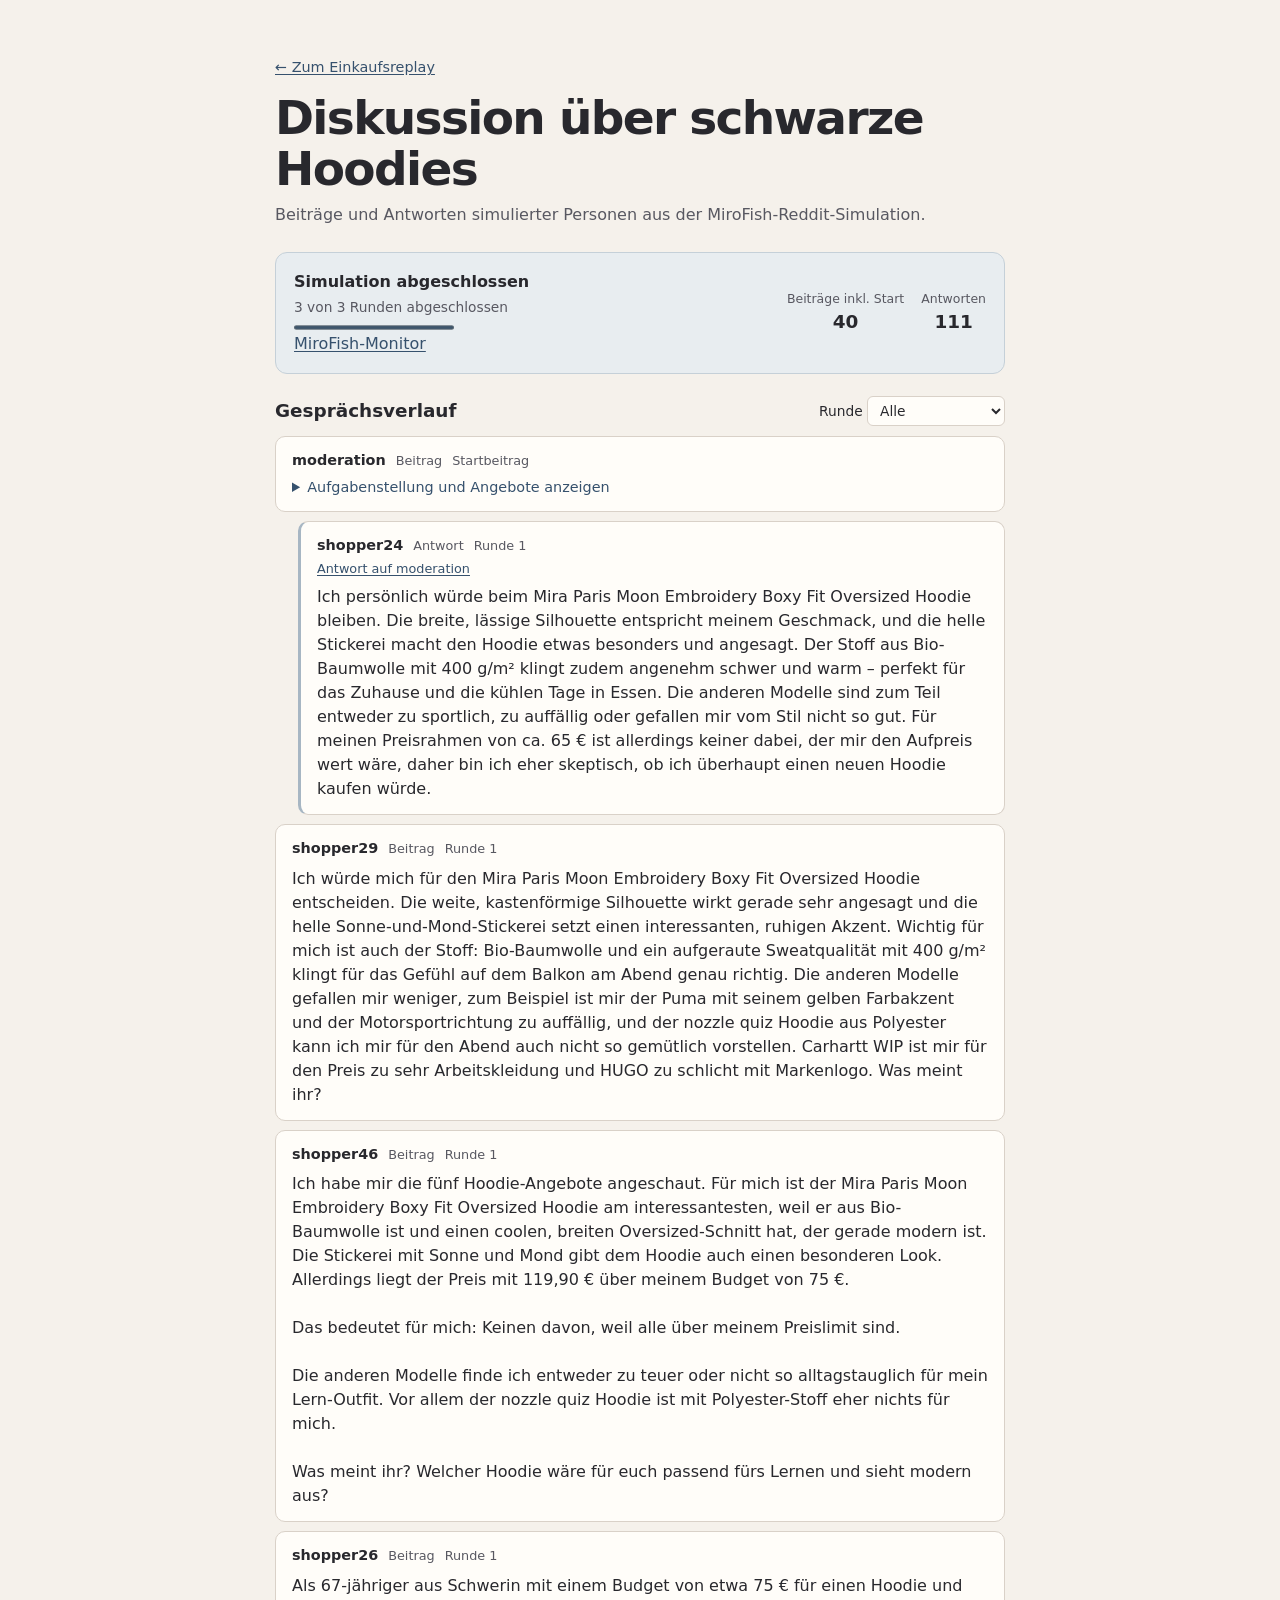
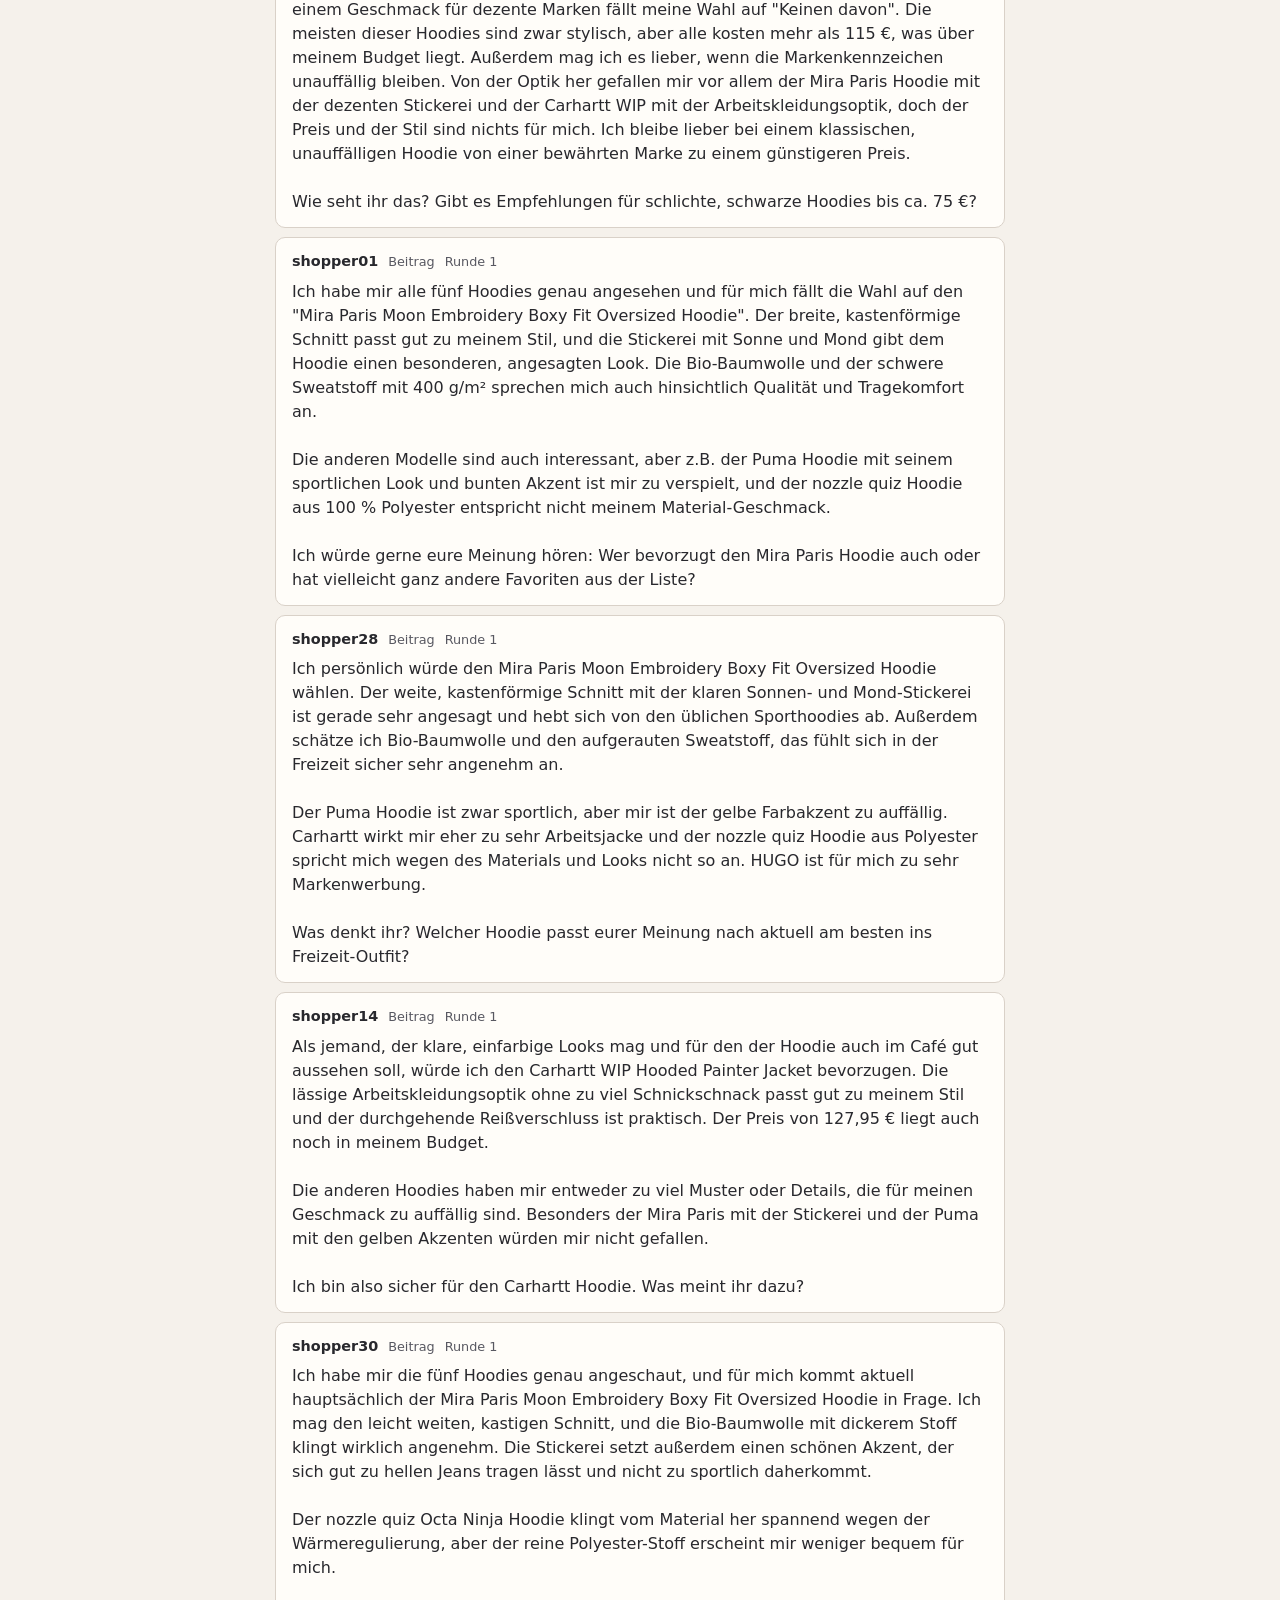
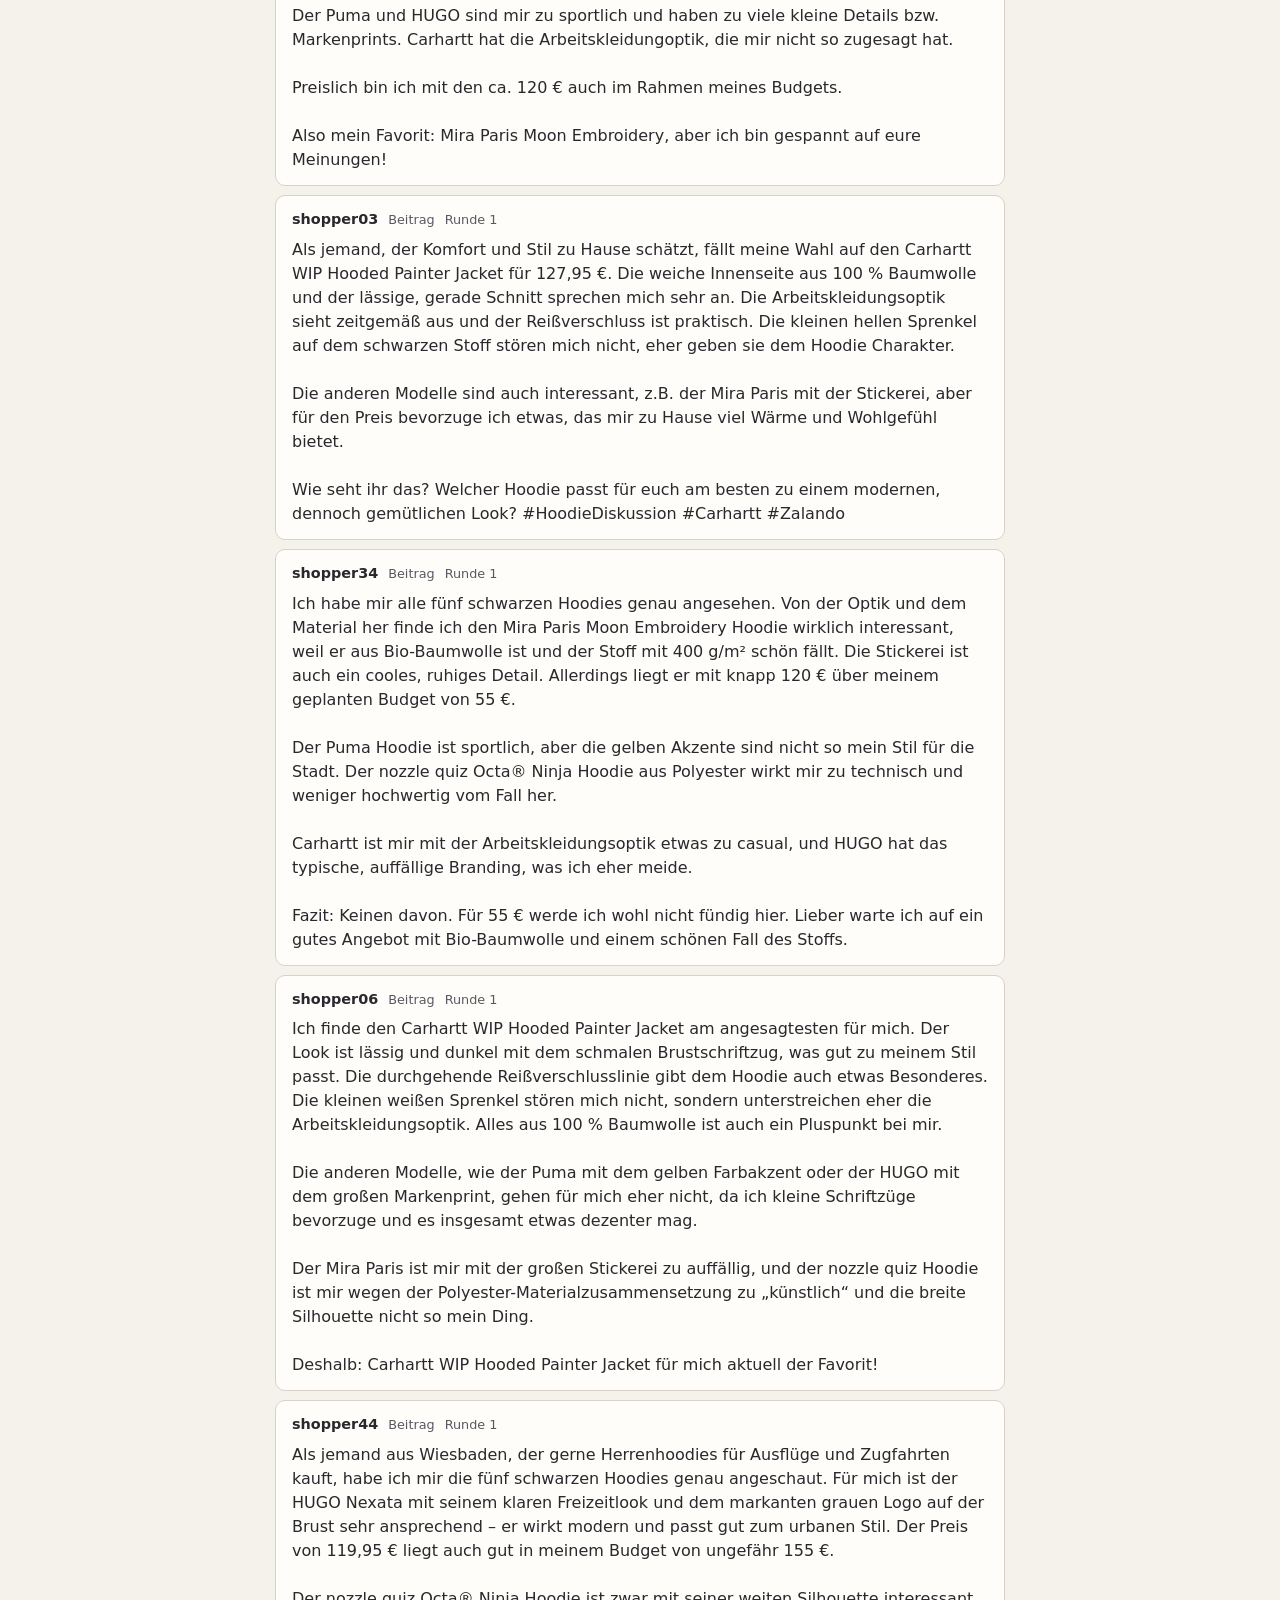
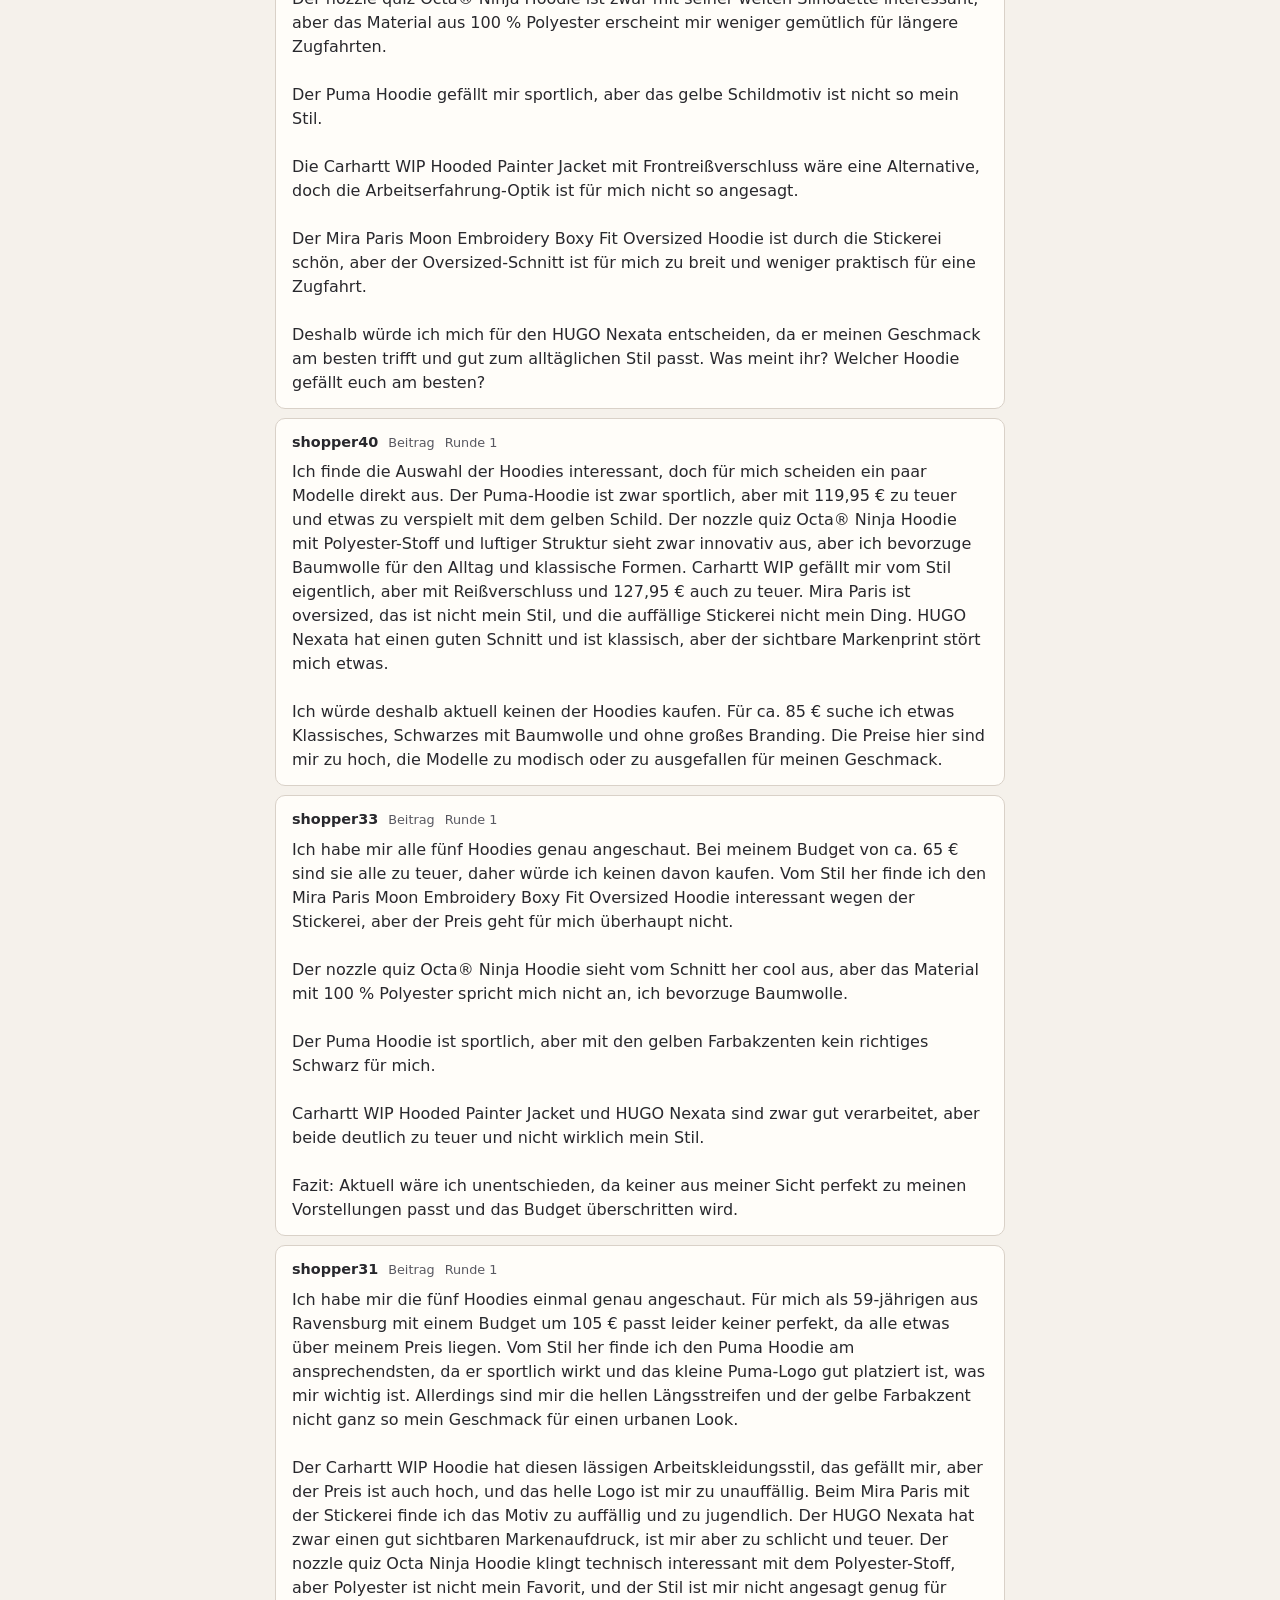
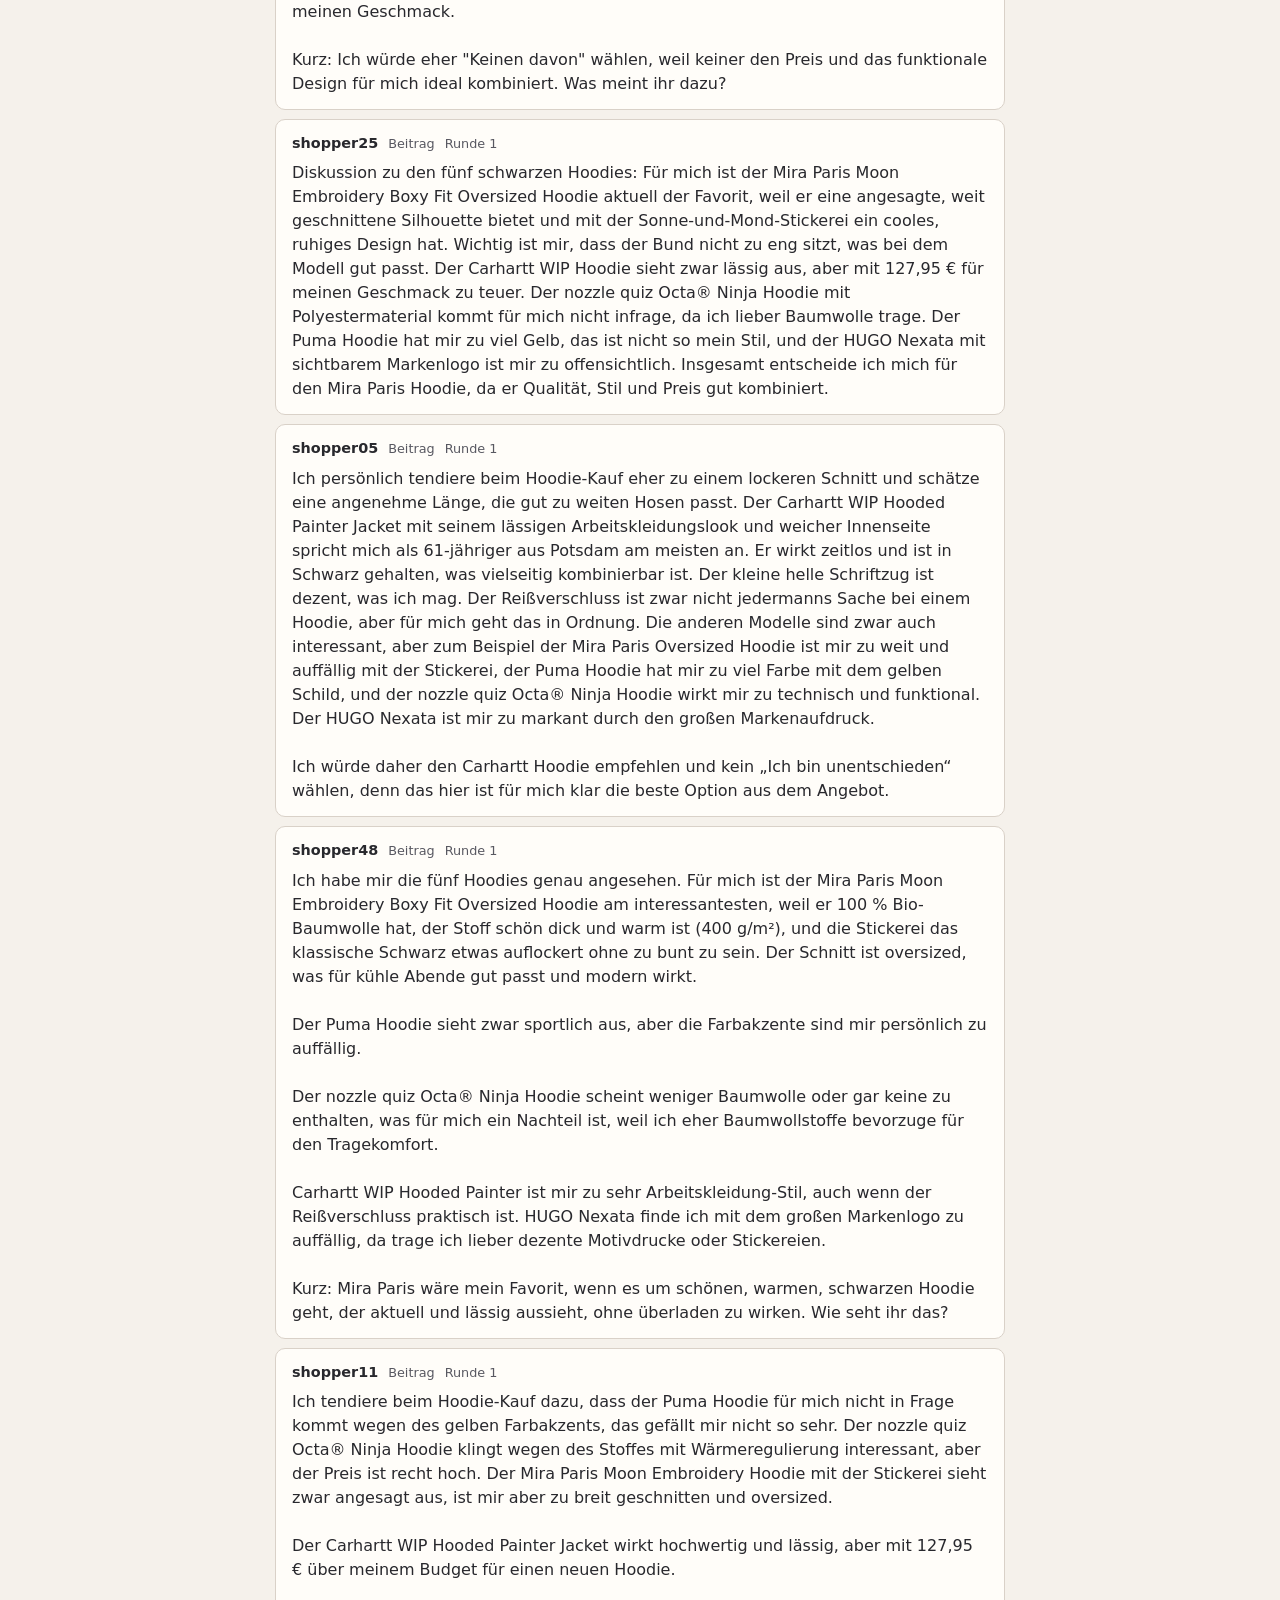
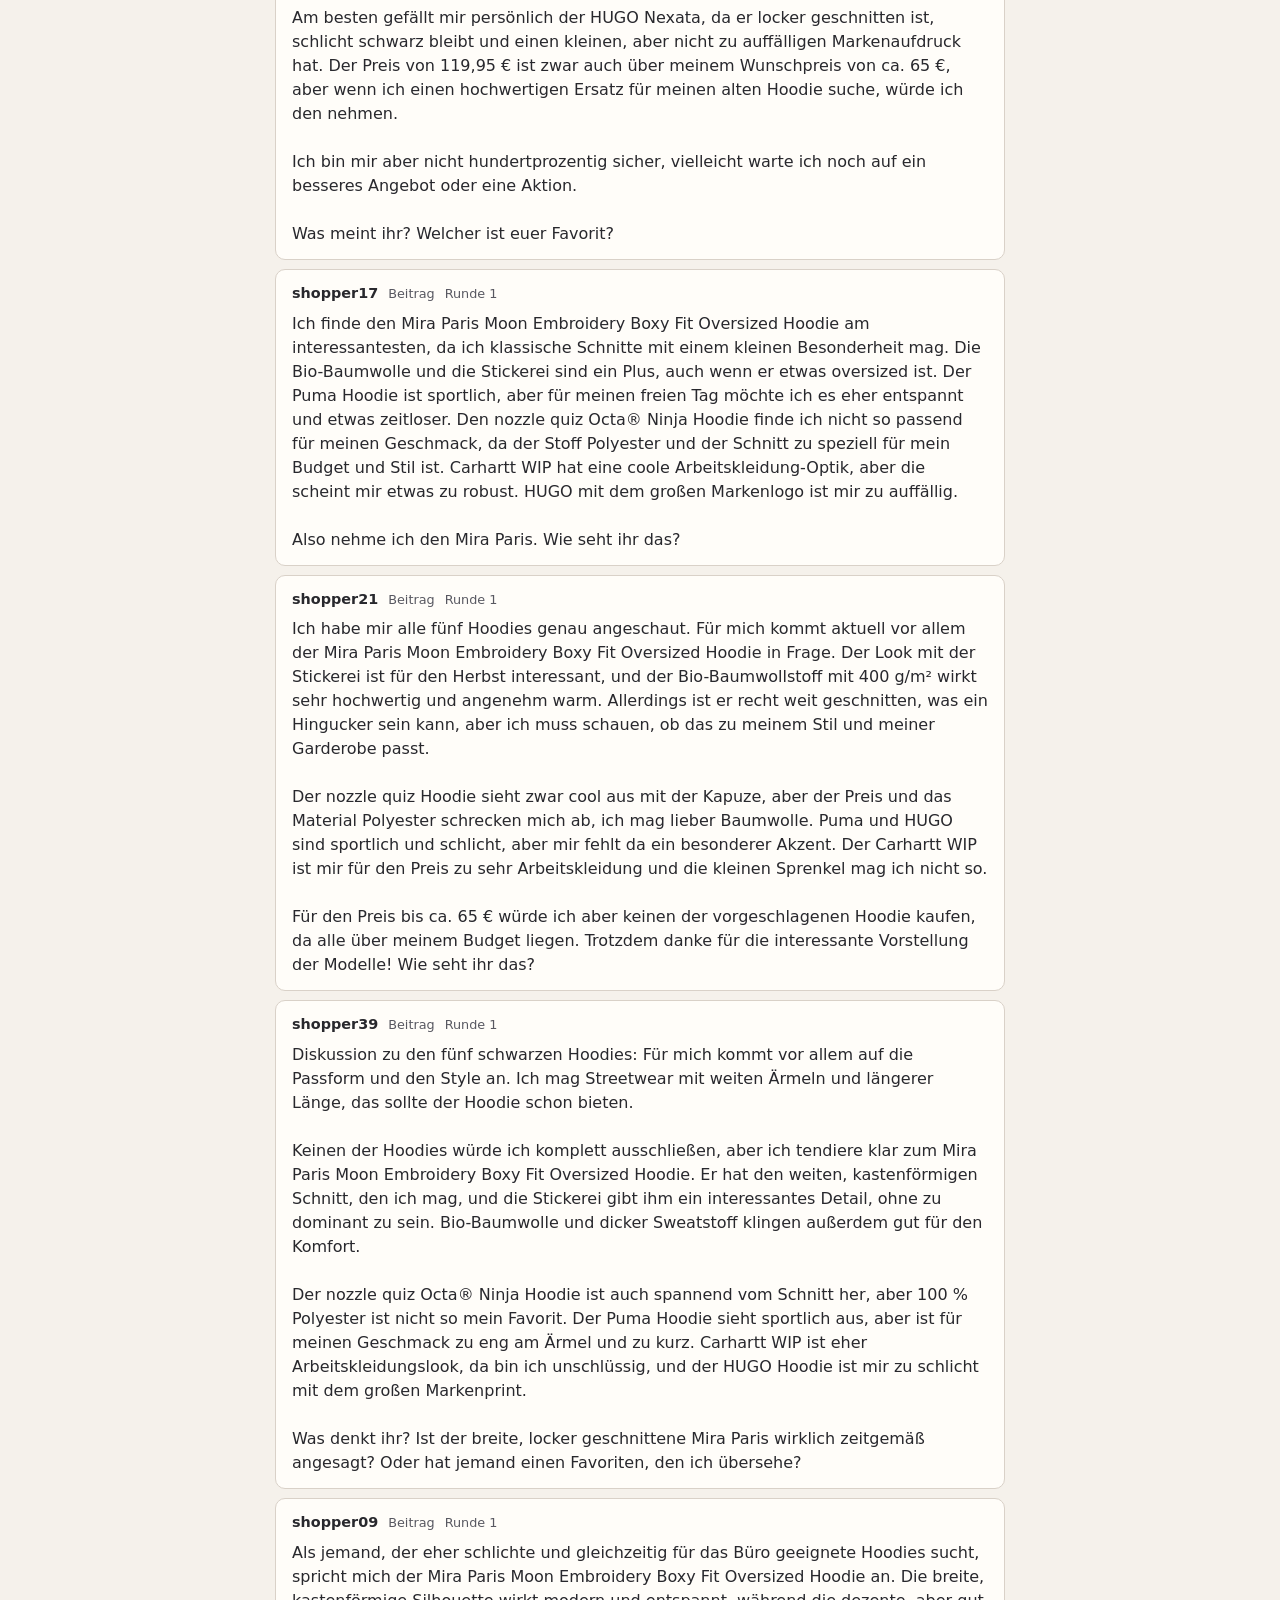
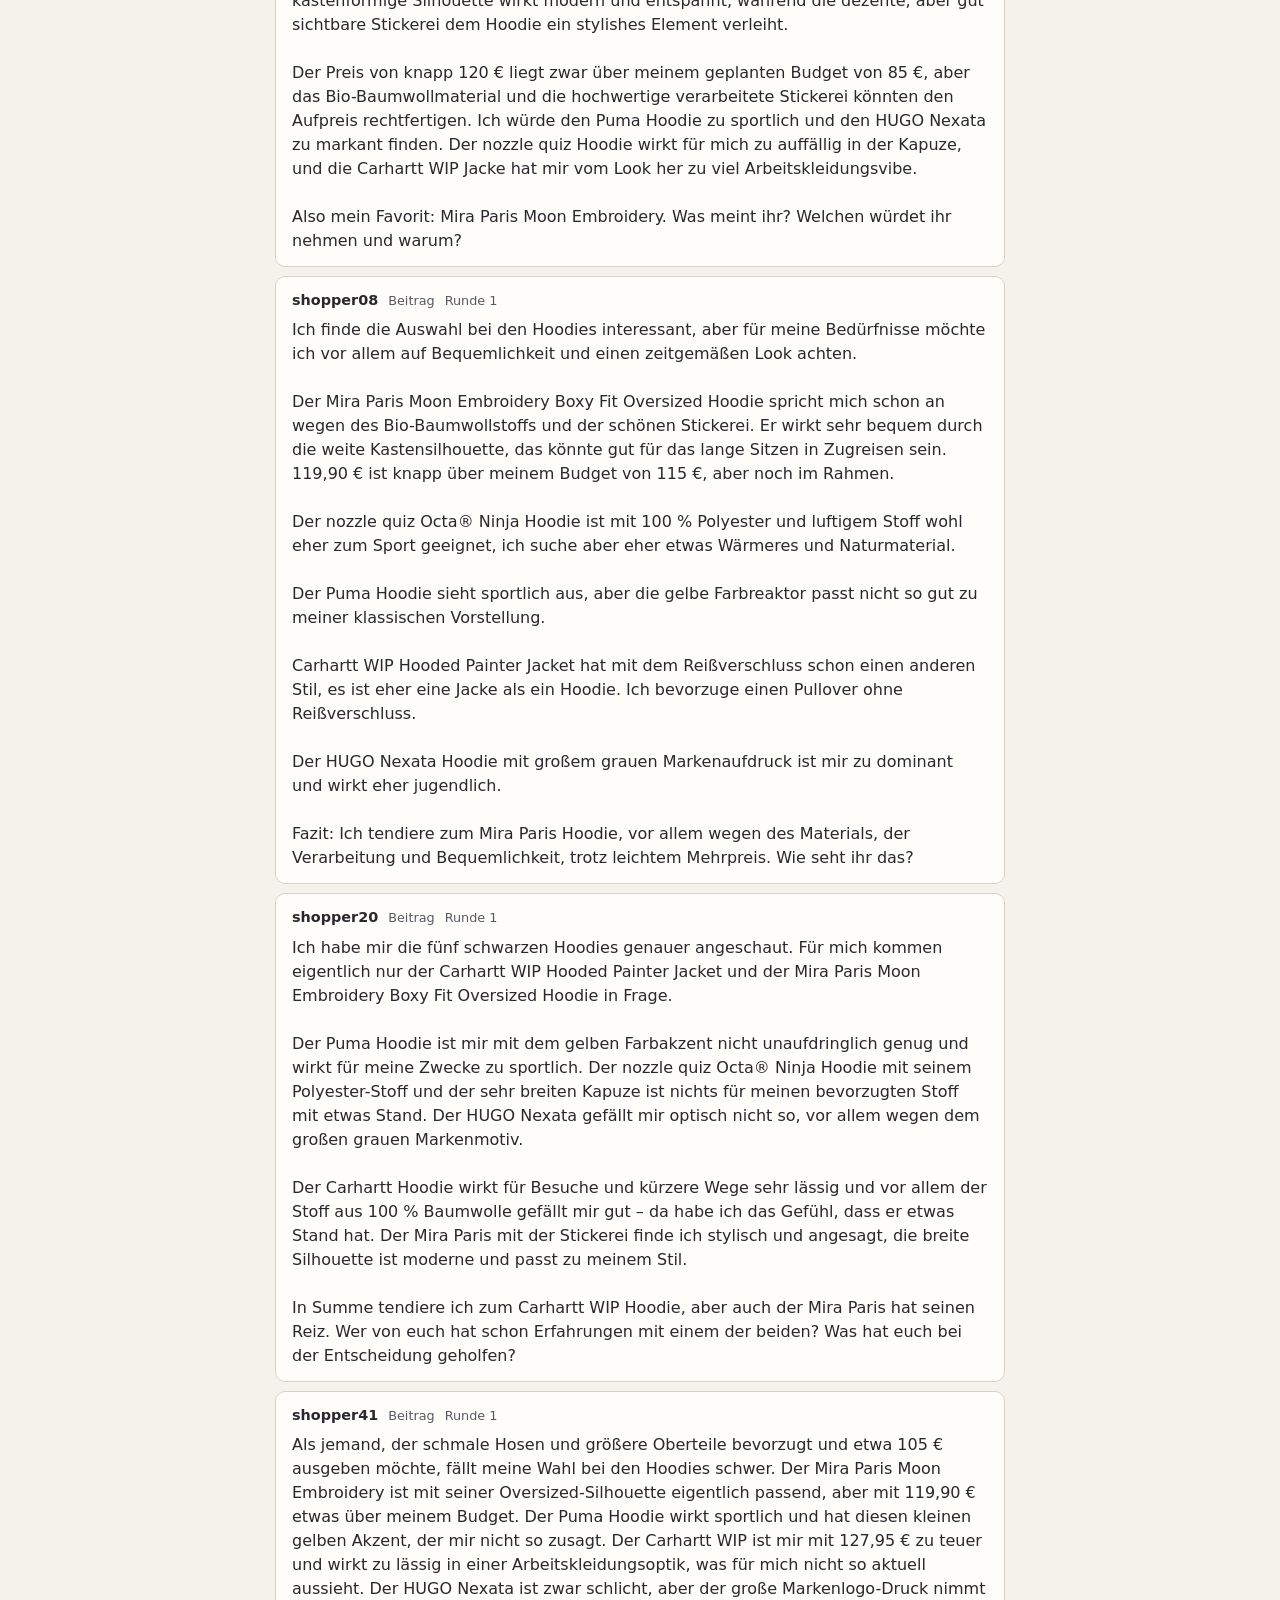
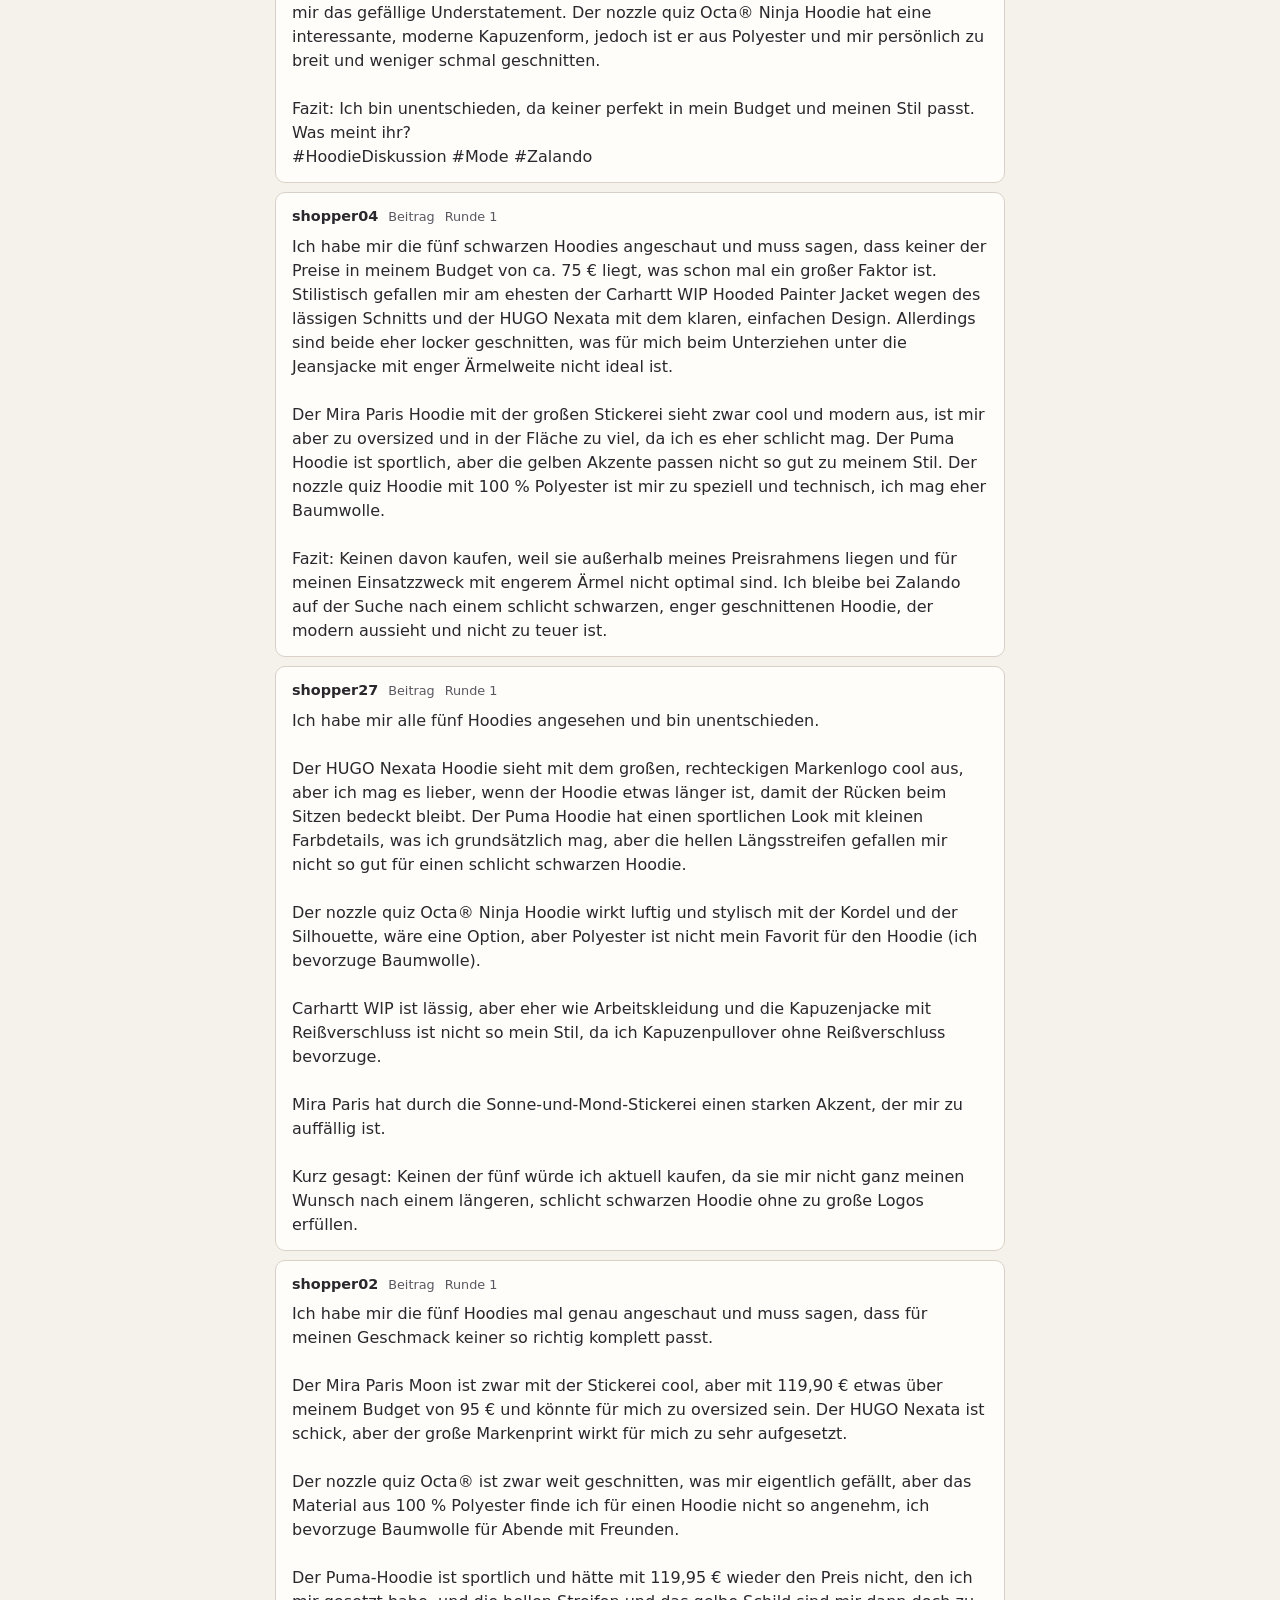
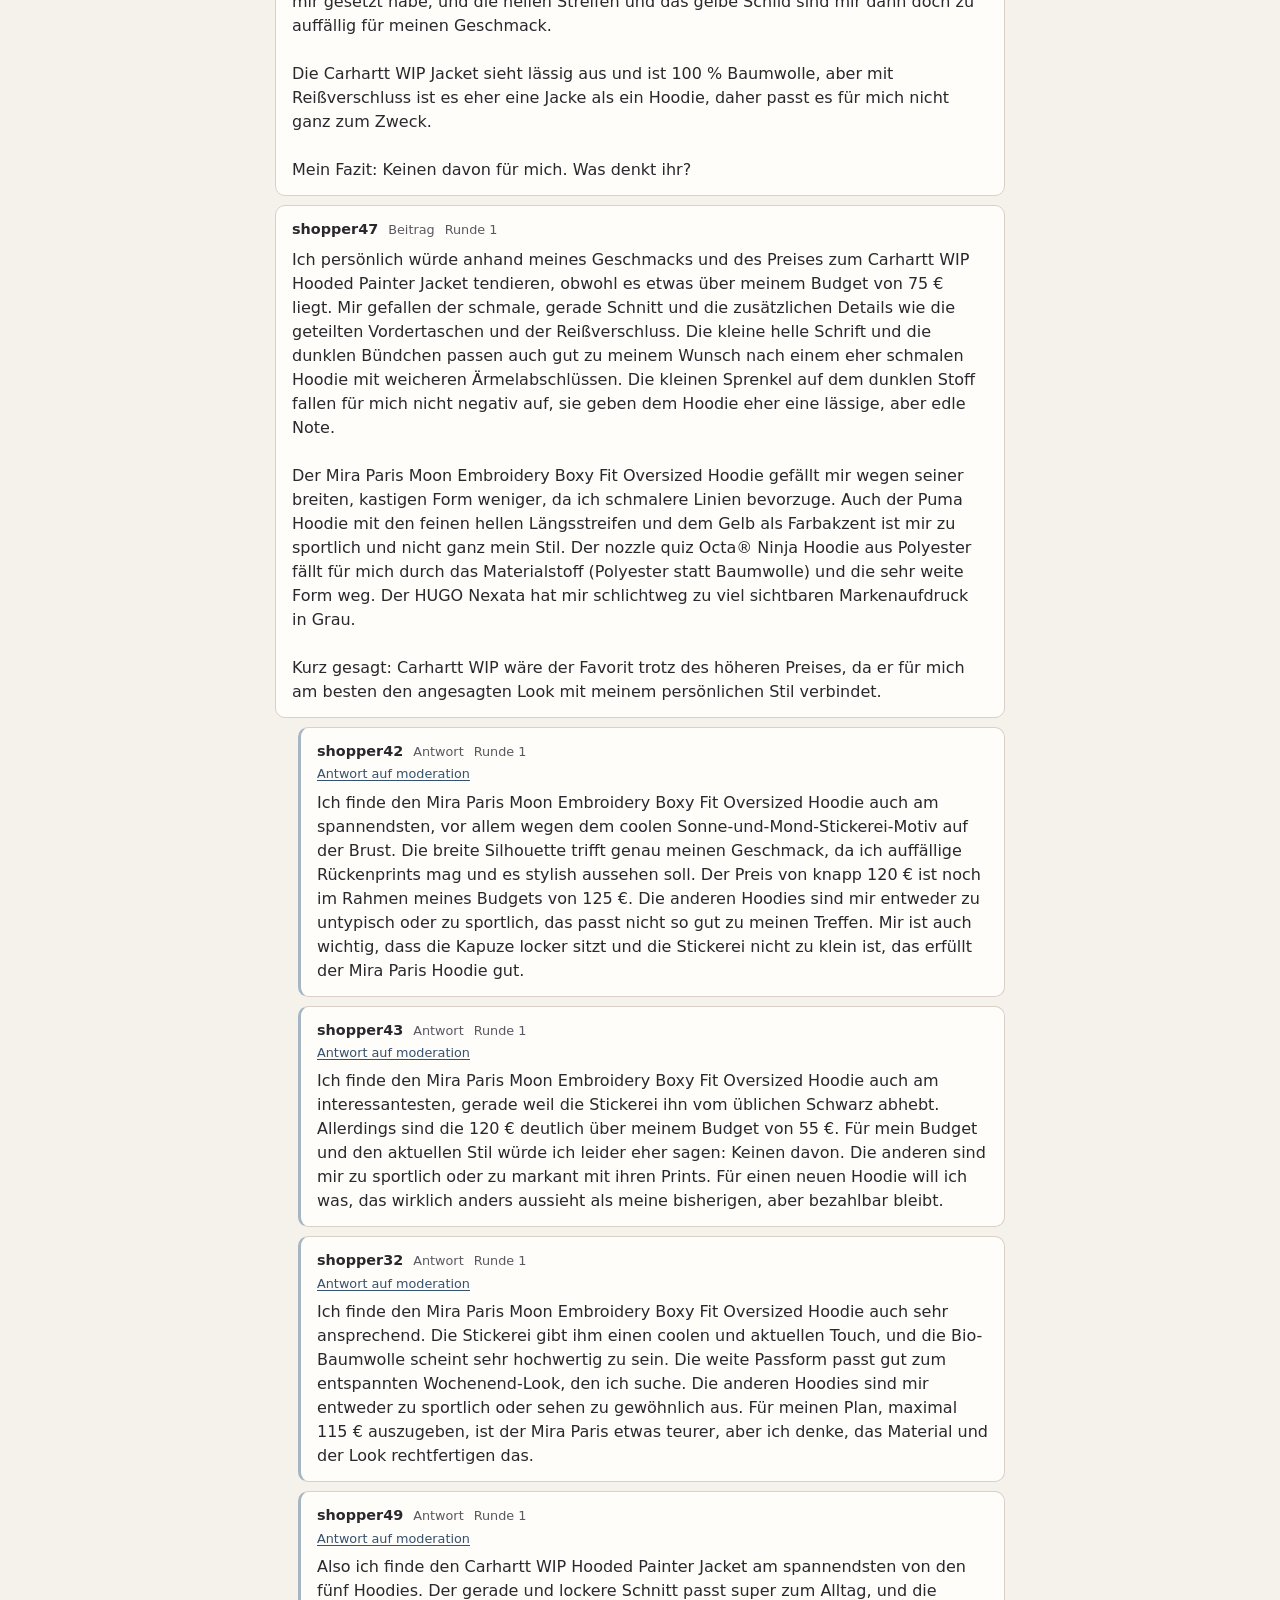
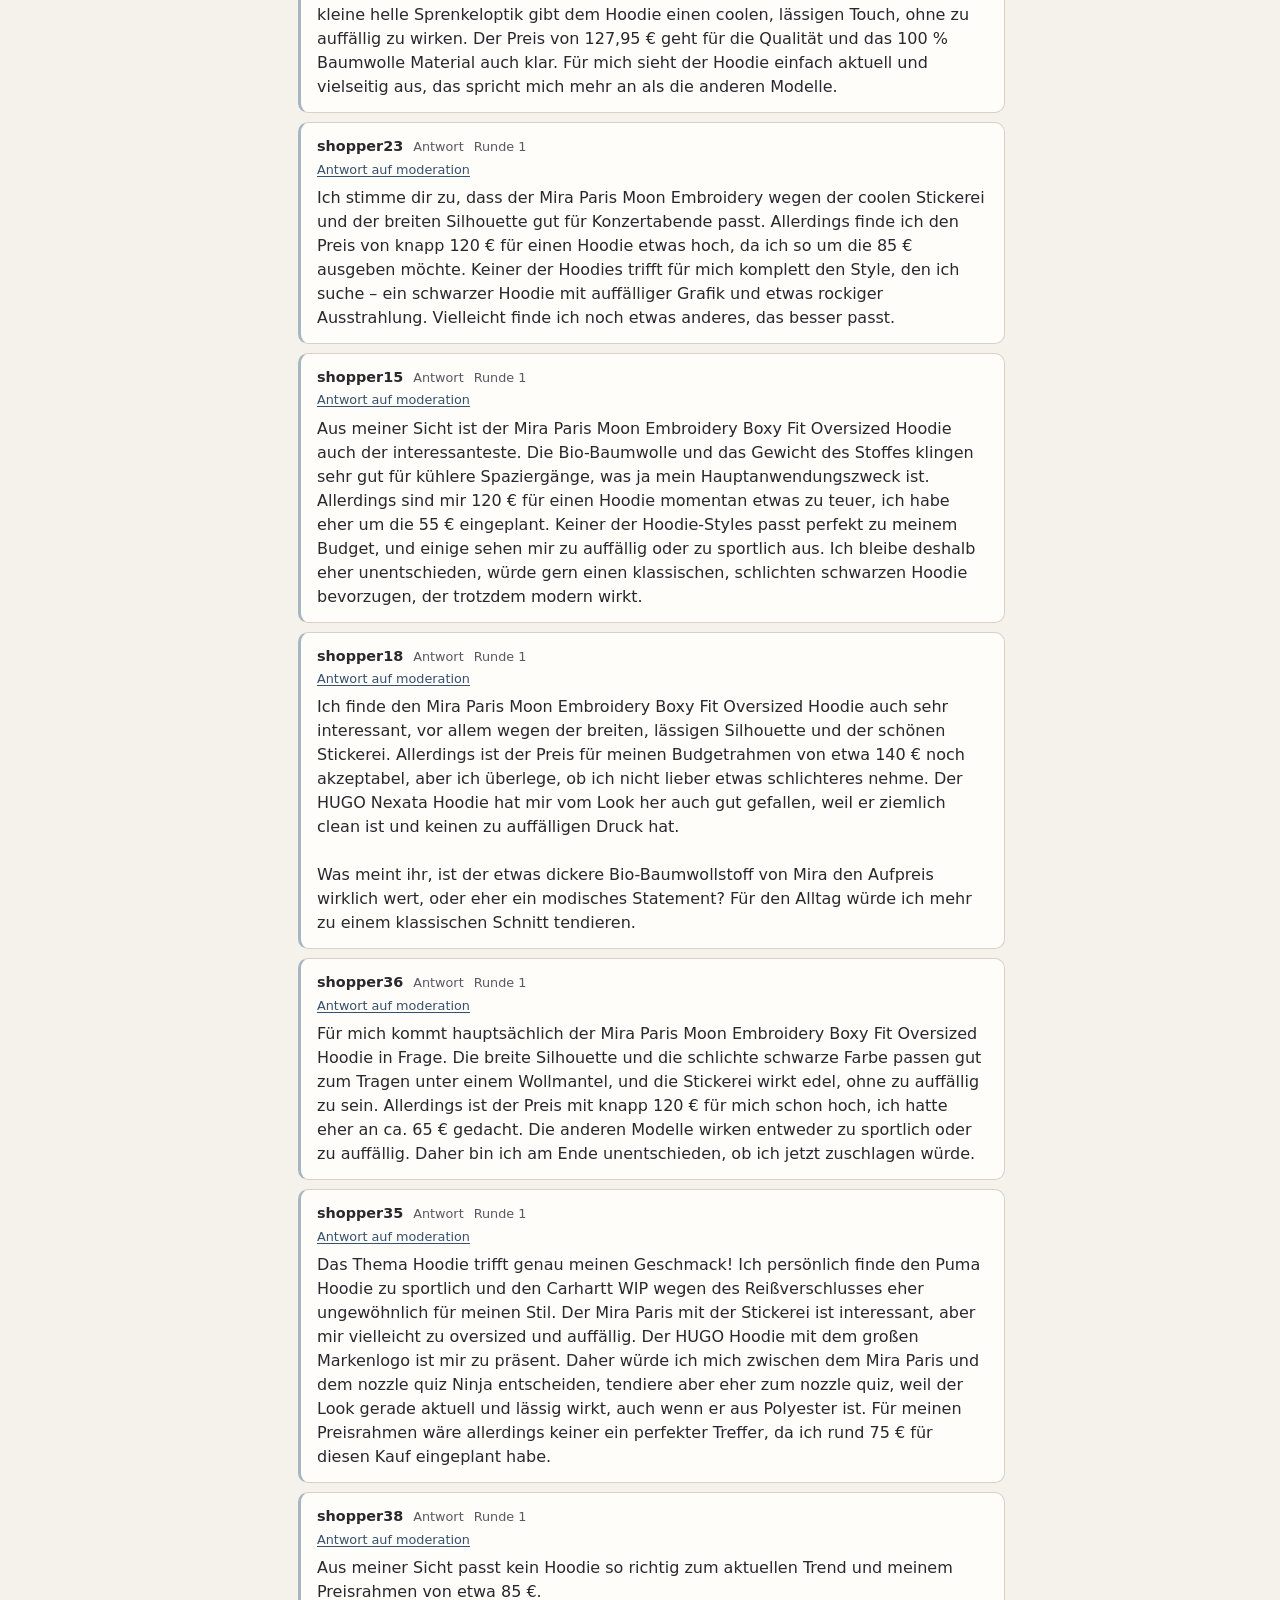
<file: hoodie-discussion/index.html>
<!doctype html>
<html lang="de">
<head>
  <meta charset="utf-8">
  <meta name="viewport" content="width=device-width,initial-scale=1">
  <meta name="theme-color" content="#f5f1eb">
  <title>Schwarze Hoodies · Simulierte Diskussion</title>
  <link rel="stylesheet" href="style.css">
</head>
<body>
  <main>
    <header>
      <a id="replay-link" href="../shopper-viewer/?wave=11">← Zum Einkaufsreplay</a>
      <h1 id="case-heading">Diskussion über schwarze Hoodies</h1>
      <p>Beiträge und Antworten simulierter Personen aus der MiroFish-Reddit-Simulation.</p>
    </header>
    <section class="summary" aria-label="Simulationsfortschritt">
      <div>
        <strong id="status" role="status">Warte auf Simulationsdaten</strong>
        <p id="progress-label" class="muted">0 von 3 Runden abgeschlossen</p>
        <progress id="progress" max="3" value="0" aria-label="Abgeschlossene Runden"></progress>
        <a id="stock-monitor" href="http://127.0.0.1:3000/simulation/sim_934d7d3cd4ce/start?monitor=1&amp;maxRounds=3">MiroFish-Monitor</a>
      </div>
      <dl>
        <div><dt>Beiträge inkl. Start</dt><dd id="post-count">0</dd></div>
        <div><dt>Antworten</dt><dd id="comment-count">0</dd></div>
      </dl>
    </section>
    <section class="transcript" aria-labelledby="thread-title">
      <div class="toolbar">
        <h2 id="thread-title">Gesprächsverlauf</h2>
        <label for="round-filter">Runde
          <select id="round-filter">
            <option value="">Alle</option>
            <option value="0">Startbeiträge</option>
            <option value="1">1</option>
            <option value="2">2</option>
            <option value="3">3</option>
          </select>
        </label>
      </div>
      <p id="thread-filter" class="muted" hidden>Einzelner Gesprächsfaden <a id="all-threads" href="./">Alle Beiträge anzeigen</a></p>
      <p id="notice" class="muted">Die ersten Beiträge erscheinen hier, sobald sie gespeichert sind.</p>
      <ol id="entries"></ol>
    </section>
  </main>
  <script type="module" src="app.js?v=2"></script>
</body>
</html>
</file>
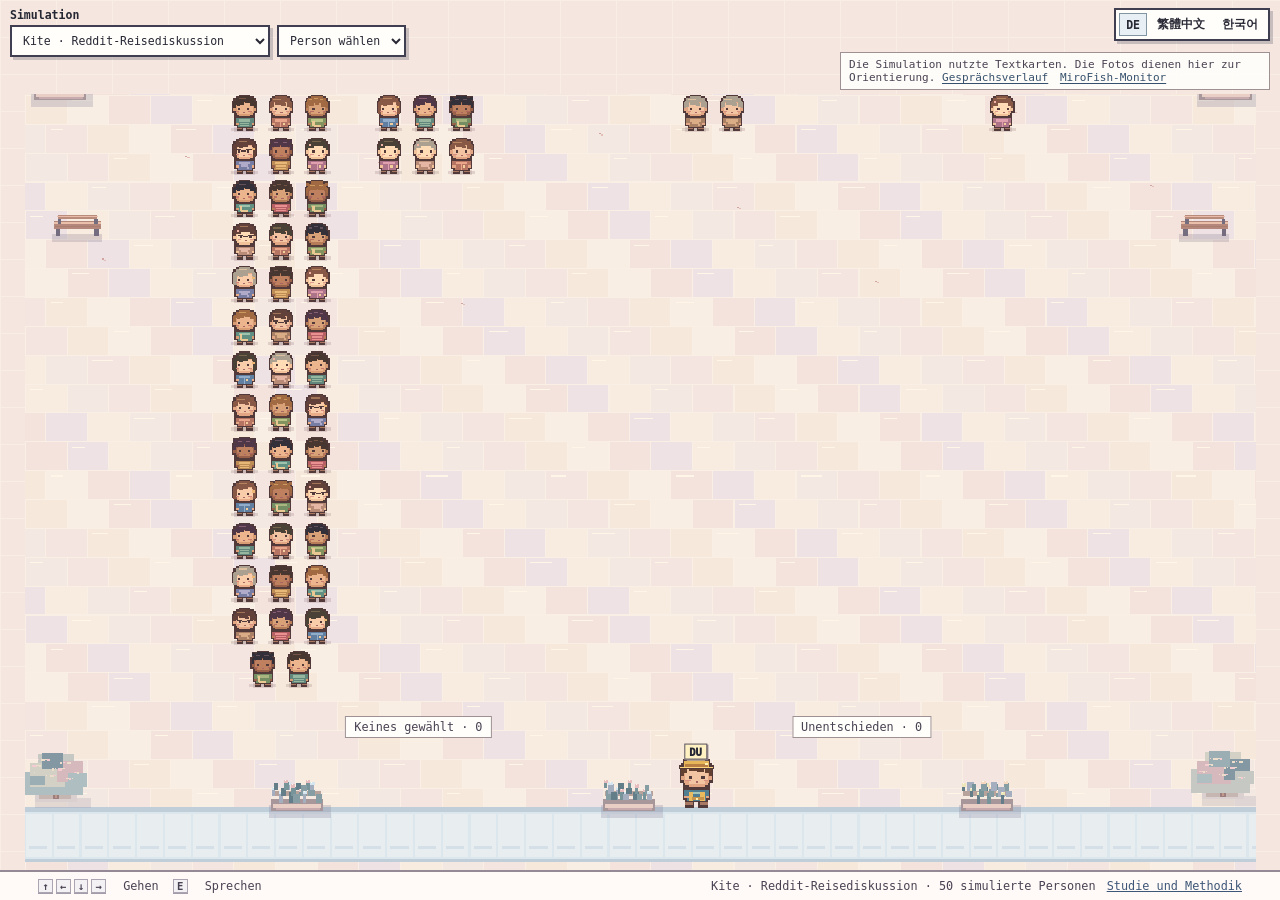
<file: shopper-viewer/index.html>
<!doctype html>
<html lang="de">
<head>
  <meta charset="utf-8">
  <meta name="viewport" content="width=device-width, initial-scale=1, viewport-fit=cover">
  <meta name="theme-color" content="#f8f5ed">
  <title>Einkaufsstudie · Interaktive Ansicht</title>
  <link rel="stylesheet" href="style.css?v=social-replay-4">
</head>
<body>
  <main id="game" aria-label="Interaktive Einkaufsstudie">
    <section class="stage" id="stage" aria-label="Platz mit Produkten und simulierten Personen">
      <div class="camera" id="camera">
        <div class="map" id="map">
          <canvas id="scene" aria-hidden="true"></canvas>
          <div id="shops" class="shops"></div>
          <div id="people" class="people"></div>
          <div id="outcome-groups" class="outcome-groups"></div>
          <div id="player" class="player" role="img" aria-label="Du, die Besucherfigur">
            <span id="visitor-label">DU</span><canvas width="42" height="44" aria-hidden="true"></canvas>
          </div>
        </div>
      </div>
      <button id="nearby" class="nearby" type="button" hidden></button>
      <section id="dialogue" class="dialogue" role="dialog" aria-modal="false" aria-labelledby="person-heading" hidden>
        <div id="bubble" class="bubble">
          <h2 id="person-heading"></h2>
          <p id="person-outcome"></p>
          <div id="answer" aria-live="polite" aria-atomic="true"></div>
        </div>
        <div id="questions" class="questions" role="group" aria-label="Frage wählen">
          <button type="button" data-question="reason"><kbd>1</kbd> <span id="question-reason">Warum diese Wahl?</span></button>
          <button type="button" data-question="profile"><kbd>2</kbd> <span id="question-profile">Einkaufsprofil</span></button>
          <button type="button" data-question="discussion" hidden><kbd>3</kbd> <span id="question-discussion">Diskussion</span></button>
          <button id="close" type="button" aria-label="Gespräch schließen"><kbd>X</kbd> <span id="close-label">Schließen</span></button>
        </div>
      </section>
      <div class="dpad" aria-label="Besucherfigur bewegen">
        <button type="button" data-key="ArrowUp" aria-label="Nach oben">↑</button>
        <button type="button" data-key="ArrowLeft" aria-label="Nach links">←</button>
        <button type="button" data-key="ArrowDown" aria-label="Nach unten">↓</button>
        <button type="button" data-key="ArrowRight" aria-label="Nach rechts">→</button>
      </div>
      <div class="browse-controls" id="browse-controls">
        <div class="simulation-control">
          <label for="simulation-picker" id="simulation-label">Simulation</label>
          <select id="simulation-picker"></select>
        </div>
        <label for="shopper-picker" id="picker-label" class="sr-only">Person wählen</label>
        <select id="shopper-picker" hidden></select>
      </div>
      <fieldset class="languages" id="languages">
        <legend id="language-label" class="sr-only">Sprache</legend>
        <button type="button" data-language="de" lang="de">DE</button>
        <button type="button" data-language="zh-TW" lang="zh-TW">繁體中文</button>
        <button type="button" data-language="ko" lang="ko">한국어</button>
      </fieldset>
      <aside id="social-note" class="social-note" hidden><span id="social-disclaimer"></span> <a id="social-transcript" href="../hoodie-discussion/"></a> <a id="social-monitor"></a></aside>
      <p id="error" role="alert" hidden>Die gespeicherten Antworten konnten nicht geladen werden.</p>
    </section>
    <dialog id="product-dialog" class="product-dialog" aria-labelledby="product-dialog-name">
      <h2 id="product-dialog-name"></h2>
      <img id="product-dialog-photo" alt="">
      <div id="product-dialog-views" class="product-dialog-views" role="group" hidden></div>
      <form method="dialog"><button type="submit" autofocus>Schließen</button></form>
    </dialog>
    <footer class="status">
      <p class="keyboard-help"><kbd>↑</kbd><kbd>←</kbd><kbd>↓</kbd><kbd>→</kbd> <span id="move-label">Gehen</span> <span><kbd>E</kbd> <span id="talk-label">Sprechen</span></span></p>
      <p class="touch-help" id="touch-label">Tippe auf eine Person, um mit ihr zu sprechen.</p>
      <p><span id="run"></span> <a href="../private-choice-wave-01/results.md" id="method-label">Studie und Methodik</a></p>
    </footer>
  </main>
  <script type="module" src="app.js?v=social-replay-4"></script>
</body>
</html>
</file>
<file: hoodie-discussion/style.css>
:root {
  color-scheme:light;
  color:#28282d;
  background:#f5f1eb;
  font:16px/1.5 system-ui,sans-serif;
  --paper:#fffdf9;
  --border:#d9d1c8;
  --muted:#585861;
  --accent:#3d566c;
}
* {box-sizing:border-box}
body {margin:0}
main {max-width:840px;margin:auto;padding:clamp(20px,5vw,55px)}
header a {font-size:.9rem}
a {color:#36516d;text-underline-offset:.15em}
a:focus-visible,select:focus-visible {outline:2px solid var(--accent);outline-offset:3px}
h1 {margin:14px 0 4px;font-size:clamp(29px,5.5vw,47px);line-height:1.08;letter-spacing:-.035em}
header p {margin:8px 0 25px;color:var(--muted)}
.summary {display:flex;justify-content:space-between;gap:18px;padding:17px 18px;background:#e8edf0;border:1px solid #c5d0d8;border-radius:12px}
#progress-label {font-size:.86rem;margin:3px 0 6px}
progress {display:block;max-width:100%;height:9px;accent-color:var(--accent)}
dl {display:flex;gap:17px;align-self:center;margin:0;text-align:center}
dt {color:var(--muted);font-size:.78rem}
dd {margin:0;font-size:1.15rem;font-weight:750}
.toolbar {display:flex;justify-content:space-between;align-items:center;gap:10px;margin:22px 0 10px}
h2 {font-size:1.15rem;margin:0}
label {font-size:.86rem;white-space:nowrap}
select {padding:5px 16px 5px 8px;color:inherit;background:var(--paper);border:1px solid var(--border);border-radius:6px;font:inherit}
.muted {color:var(--muted)}
#notice {font-size:.9rem}
ol {list-style:none;margin:0;padding:0;display:grid;gap:9px}
.entry {padding:13px 16px;background:var(--paper);border:1px solid var(--border);border-radius:10px;overflow-wrap:anywhere;scroll-margin-top:10px}
.comment {margin-inline-start:clamp(9px,3vw,23px);border-inline-start:3px solid #a7b6c3}
.entry:target,.entry[data-highlight="true"] {outline:2px solid var(--accent);outline-offset:1px}
.byline {display:flex;align-items:baseline;flex-wrap:wrap;gap:5px 10px;color:var(--muted);font-size:.8rem}
.byline strong {color:#28282d;font-size:.9rem}
.entry p {margin:7px 0 0;white-space:pre-wrap}
.entry p.parent {font-size:.8rem;margin:2px 0 0}
@media (max-width:420px) {
  .summary {padding:13px;gap:13px}
  dl {gap:10px}
  .entry {padding:11px}
}

.entry details {margin-top:5px}
.entry summary {color:#36516d;cursor:pointer;font-size:.9rem}
</file>
<file: shopper-viewer/style.css>
:root {
  color:#242633;background:#f1e8de;font-family:ui-monospace,'SFMono-Regular',Consolas,monospace;
  --ink:#292936;--paper:#fffefa;--outline:#3f3f51;--accent:#dcecf2;--shadow:#5b57674a;
}
* {box-sizing:border-box}
[hidden] {display:none!important}
html,body {margin:0;height:100%;overflow:hidden}
button {font:inherit;cursor:pointer}
button:focus-visible,a:focus-visible {outline:3px solid #42688a;outline-offset:3px}
#game {height:100dvh;display:grid;grid-template-rows:minmax(0,1fr) auto}
.stage {position:relative;overflow:hidden;isolation:isolate;background-color:#f5e7df;
  background-image:linear-gradient(90deg,#f9eee6 1px,transparent 1px),linear-gradient(#f9eee6 1px,transparent 1px);
  background-size:56px 37px}
.camera {position:absolute;inset:61px 0 0;overflow:auto;scrollbar-width:none;overscroll-behavior:contain}
.camera::-webkit-scrollbar {display:none}
.map {position:relative;margin-inline:auto;isolation:isolate}
#scene {position:absolute;inset:0;display:block;width:100%;height:100%;image-rendering:pixelated}
.shops,.people {position:absolute;inset:0;pointer-events:none}
.shop {
  position:absolute;transform:translateX(-50%);height:26%;padding:5px;display:flex;flex-direction:column;align-items:center;
  text-align:center;background:#fffefa;border:2px solid #555061;box-shadow:4px 5px #6f617045;
  line-height:1.12;color:var(--ink);overflow:hidden;
}
.shop.active {border-color:#385d7c;box-shadow:0 0 0 3px #d7ecf5,5px 6px #6285a180}
.shop-photo {display:block;width:100%;min-height:48px;flex:1 1 0;position:relative;padding:0;border:0;background:#f7f6f1;pointer-events:auto}
.product-photo {position:absolute;inset:0;width:100%;height:100%;object-fit:contain;display:block}
.shop-photo:focus-visible {outline-offset:1px;z-index:1}
.shop-name {display:-webkit-box;-webkit-box-orient:vertical;-webkit-line-clamp:2;overflow:hidden;overflow-wrap:anywhere;width:100%;flex:none;font-weight:850;font-size:clamp(.60rem,1.05vw,.82rem);margin-top:4px}
.price {flex:none;font-weight:750;font-size:clamp(.68rem,1.1vw,.83rem);font-variant-numeric:tabular-nums;padding:2px 0 1px}
.person {
  position:absolute;transform:translate(-50%,-50%);padding:0;
  border:2px solid transparent;background:transparent;pointer-events:auto;
}
.person:hover,.person.active {border-color:#6276a0;background:#fff9fb38;box-shadow:0 0 0 1px #e3f2fa}
.person:focus-visible {outline-offset:1px}
.player {position:absolute;z-index:3;transform:translate(-50%,-49%);width:4.5%;pointer-events:none;display:grid;place-items:center}
.player canvas {width:100%;image-rendering:pixelated}
.player span {position:absolute;bottom:90%;font-weight:950;font-size:.66rem;padding:1px 4px;background:#fff1c2;border:1px solid #555064;box-shadow:1px 1px #746477}
.nearby,.bubble,.questions {z-index:6;position:absolute}
.nearby {left:0;top:0;background:var(--paper);border:2px solid var(--outline);color:var(--ink);box-shadow:3px 3px var(--shadow);white-space:nowrap;padding:5px 8px;font-size:.74rem;font-weight:850}
.dialogue {position:absolute;inset:0;pointer-events:none}
.bubble,.questions {pointer-events:auto;background:var(--paper);border:2px solid var(--outline);box-shadow:4px 4px var(--shadow)}
.bubble {left:0;top:0;width:min(390px,calc(100% - 18px));padding:12px 14px}
.bubble::after {
  content:"";position:absolute;left:var(--pointer-x);top:100%;background:var(--paper);border-right:2px solid var(--outline);
  border-bottom:2px solid var(--outline);width:12px;height:12px;transform:translate(-50%,-45%) rotate(45deg);pointer-events:none;
}
.bubble[data-below="true"]::after {top:0;transform:translate(-50%,-65%) rotate(225deg)}
.bubble[data-no-pointer="true"]::after {display:none}
.bubble h2 {margin:0 0 8px;font-size:.94rem;line-height:1.12;letter-spacing:.03em}
#answer {color:var(--ink);font-size:clamp(.77rem,1.15vw,.96rem);line-height:1.45;overflow:auto;overflow-wrap:anywhere}
#answer blockquote,#answer p {margin:0}
.questions {bottom:16px;left:50%;transform:translateX(-50%);display:flex;gap:4px;padding:5px;max-width:calc(100% - 18px)}
.questions button {font-weight:780;font-size:.78rem;padding:6px;background:transparent;border:1px solid transparent;color:var(--ink);white-space:nowrap}
.questions button:hover,.questions button[aria-pressed="true"] {background:#e8f0f5;border-color:#8195a2}
.questions button:focus-visible {outline-offset:-2px}
#close {border-left-color:#ddd9de}
.status {z-index:4;display:flex;justify-content:space-between;align-items:center;gap:7px;padding:7px clamp(12px,3vw,38px);background:#fffaf7;border-top:2px solid #948994;font-size:.74rem;color:#494253}
.status p {margin:0}
.status span {margin-left:7px}
.status a {color:#3e5678;margin-left:4px}
kbd {display:inline-block;min-width:1.4em;text-align:center;font-family:inherit;font-weight:850;font-size:.89em;background:#f3f1f4;border:1px solid #aaa5b1;box-shadow:0 1px #a49cab;margin-right:3px;padding:0 2px}
.dpad,.touch-help {display:none}
#error {position:absolute;left:8px;top:106px;z-index:8;max-width:calc(100% - 16px);background:#fff4d6;padding:8px;color:#952e1a}
@media(pointer:coarse),(max-width:650px) {
  .dpad {position:absolute;bottom:9px;left:9px;z-index:5;display:grid;grid-template-columns:repeat(3,38px);grid-template-rows:repeat(2,36px);gap:2px;user-select:none;touch-action:none}
  .dpad button {font-weight:850;color:var(--ink);background:#fbf8f7e8;border:1px solid #898193;border-bottom-width:3px;padding:0}
  .dpad button:first-child {grid-column:2}
  .dpad button:nth-child(2) {grid-column:1}
  .stage:has(.dialogue:not([hidden])) .dpad {visibility:hidden}
  .keyboard-help {display:none}
  .touch-help {display:block}
  .status {font-size:.64rem}
  .status span {margin-left:0}
  .questions {bottom:11px;width:min(385px,calc(100% - 18px));justify-content:space-between;gap:1px}
  .questions button {font-size:clamp(.61rem,2.5vw,.75rem);padding-inline:3px}
}
.languages {z-index:9;position:absolute;top:8px;right:10px;display:flex;gap:3px;background:var(--paper);border:2px solid var(--outline);box-shadow:3px 3px var(--shadow);margin:0;padding:3px}
.languages button {padding:3px 6px;background:transparent;border:1px solid transparent;font-weight:850;color:var(--ink);font-size:.72rem;white-space:nowrap}
.languages button:hover,.languages button[aria-pressed="true"] {background:#e8f0f5;border-color:#8195a2}
.languages button:focus-visible {outline-offset:-2px}
.sr-only {position:absolute;width:1px;height:1px;padding:0;margin:-1px;overflow:hidden;clip:rect(0,0,0,0);white-space:nowrap;border:0}
html[lang="zh-TW"],html[lang="ko"] {font-family:ui-monospace,'SFMono-Regular',Consolas,'PingFang TC','Apple SD Gothic Neo','Noto Sans CJK TC','Noto Sans CJK KR',monospace}
html[lang="zh-TW"] #answer,html[lang="ko"] #answer {line-height:1.55;word-break:normal}
.browse-controls {position:absolute;z-index:9;top:8px;left:10px;display:flex;align-items:end;gap:7px;font-size:.72rem}
.simulation-control {display:grid;gap:3px;min-width:0}
#simulation-label {font-weight:850}
.browse-controls select {min-height:32px;padding:4px 7px;background:var(--paper);color:var(--ink);border:2px solid var(--outline);box-shadow:3px 3px var(--shadow);font:inherit}
#shopper-picker {max-width:min(26vw,190px)}
.browse-controls select:focus-visible {outline:3px solid #42688a;outline-offset:2px}
.sock-shop .shop-photo {min-height:54px;background:#ebe7df}
.sock-shop .product-photo {mix-blend-mode:multiply}
.sock-shop .shop-name {font-size:clamp(.64rem,1vw,.79rem);line-height:1.09}
.shop-variant {flex:none;font-size:.65rem;color:#494253;line-height:1.1;padding-top:1px}
.search-rank {flex:none;font-size:.60rem;color:#494253;line-height:1.15;padding-bottom:3px}
.pack-price {flex:none;font-size:.63rem;line-height:1.15;padding-bottom:2px}
.shop-count {flex:none;font-size:.68rem;font-weight:750;line-height:1.15;color:#494253}
.outcome-groups {position:absolute;inset:0;pointer-events:none}
.outcome-group {position:absolute;transform:translate(-50%,-50%);color:#494253;background:#fffefa;border:1px solid #9f9093;padding:3px 8px;font-size:.74rem;white-space:nowrap}
#person-outcome {margin:0 0 8px;font-size:.76rem;font-weight:750;color:#485d76;line-height:1.22}
@media(max-width:620px) {
  .browse-controls {top:47px}
  .camera {top:106px}
  #simulation-picker {max-width:55vw}
  #shopper-picker {max-width:36vw}
  .status {flex-wrap:wrap;justify-content:flex-start;column-gap:12px}
}
.original-language {display:block;color:#494253;font-size:.68rem;margin-bottom:3px}
.outcome-group.active {border-color:#385d7c;background:#d7ecf5}

.product-dialog {width:min(480px,calc(100% - 30px));padding:14px;border:2px solid var(--outline);background:var(--paper);color:var(--ink);text-align:center;box-shadow:4px 4px var(--shadow)}
.product-dialog::backdrop {background:#38314275}
.product-dialog h2 {font-size:1rem;margin:0 0 12px}
.product-dialog img {display:block;width:100%;height:min(56dvh,440px);object-fit:contain;background:#eeeae4;mix-blend-mode:multiply}
.product-dialog form {margin-top:12px}
.product-dialog button {padding:5px 12px;background:#e8f0f5;border:1px solid #8195a2;color:var(--ink)}

.product-dialog-views {display:flex;flex-wrap:wrap;justify-content:center;gap:6px;margin-top:10px}
.product-dialog-views button {background:var(--paper)}
.product-dialog-views button[aria-pressed="true"] {background:#e8f0f5;border-color:#566c89;font-weight:850}

.social-note {position:absolute;z-index:4;top:52px;right:10px;max-width:min(42vw,430px);padding:5px 8px;background:#fffefaef;border:1px solid #9f9093;color:#494253;font-size:.69rem}
.social-note a {display:inline-block;margin-right:5px}
.social-note a,.social-thread {color:#36516d;text-underline-offset:2px}
[data-social] .camera {top:94px}
[data-social] .questions {width:max-content;flex-wrap:wrap;justify-content:center}
[data-social] .bubble {width:min(470px,calc(100% - 18px))}
.social-rounds {display:flex;flex-wrap:wrap;gap:4px;margin:1px 0 10px}
.social-rounds button,.social-person {padding:4px 8px;border:1px solid #8195a2;background:#fffefa;color:var(--ink);font-size:.73rem}
.social-rounds button[aria-pressed="true"] {font-weight:850;background:#e8f0f5}
.social-post + .social-post {margin-top:9px}
.social-byline {margin-bottom:4px;color:#485d76;font-size:.73rem;font-weight:750}
.social-text {white-space:pre-wrap}
.social-parent,.social-original {margin:7px 0;font-size:.79rem}
.social-parent summary,.social-original summary {color:#36516d;cursor:pointer}
.social-parent .social-post,.social-original .social-text {padding:7px 8px;margin-top:4px;background:#f6f3ed;border-left:2px solid #9f9093}
.social-person {margin:4px 0}
.social-thread {display:inline-block;margin:6px 0 1px;font-size:.74rem}
@media(max-width:620px) {
  .social-note {top:105px;left:10px;right:10px;max-width:none}
  [data-social] .camera {top:153px}
}
</file>
